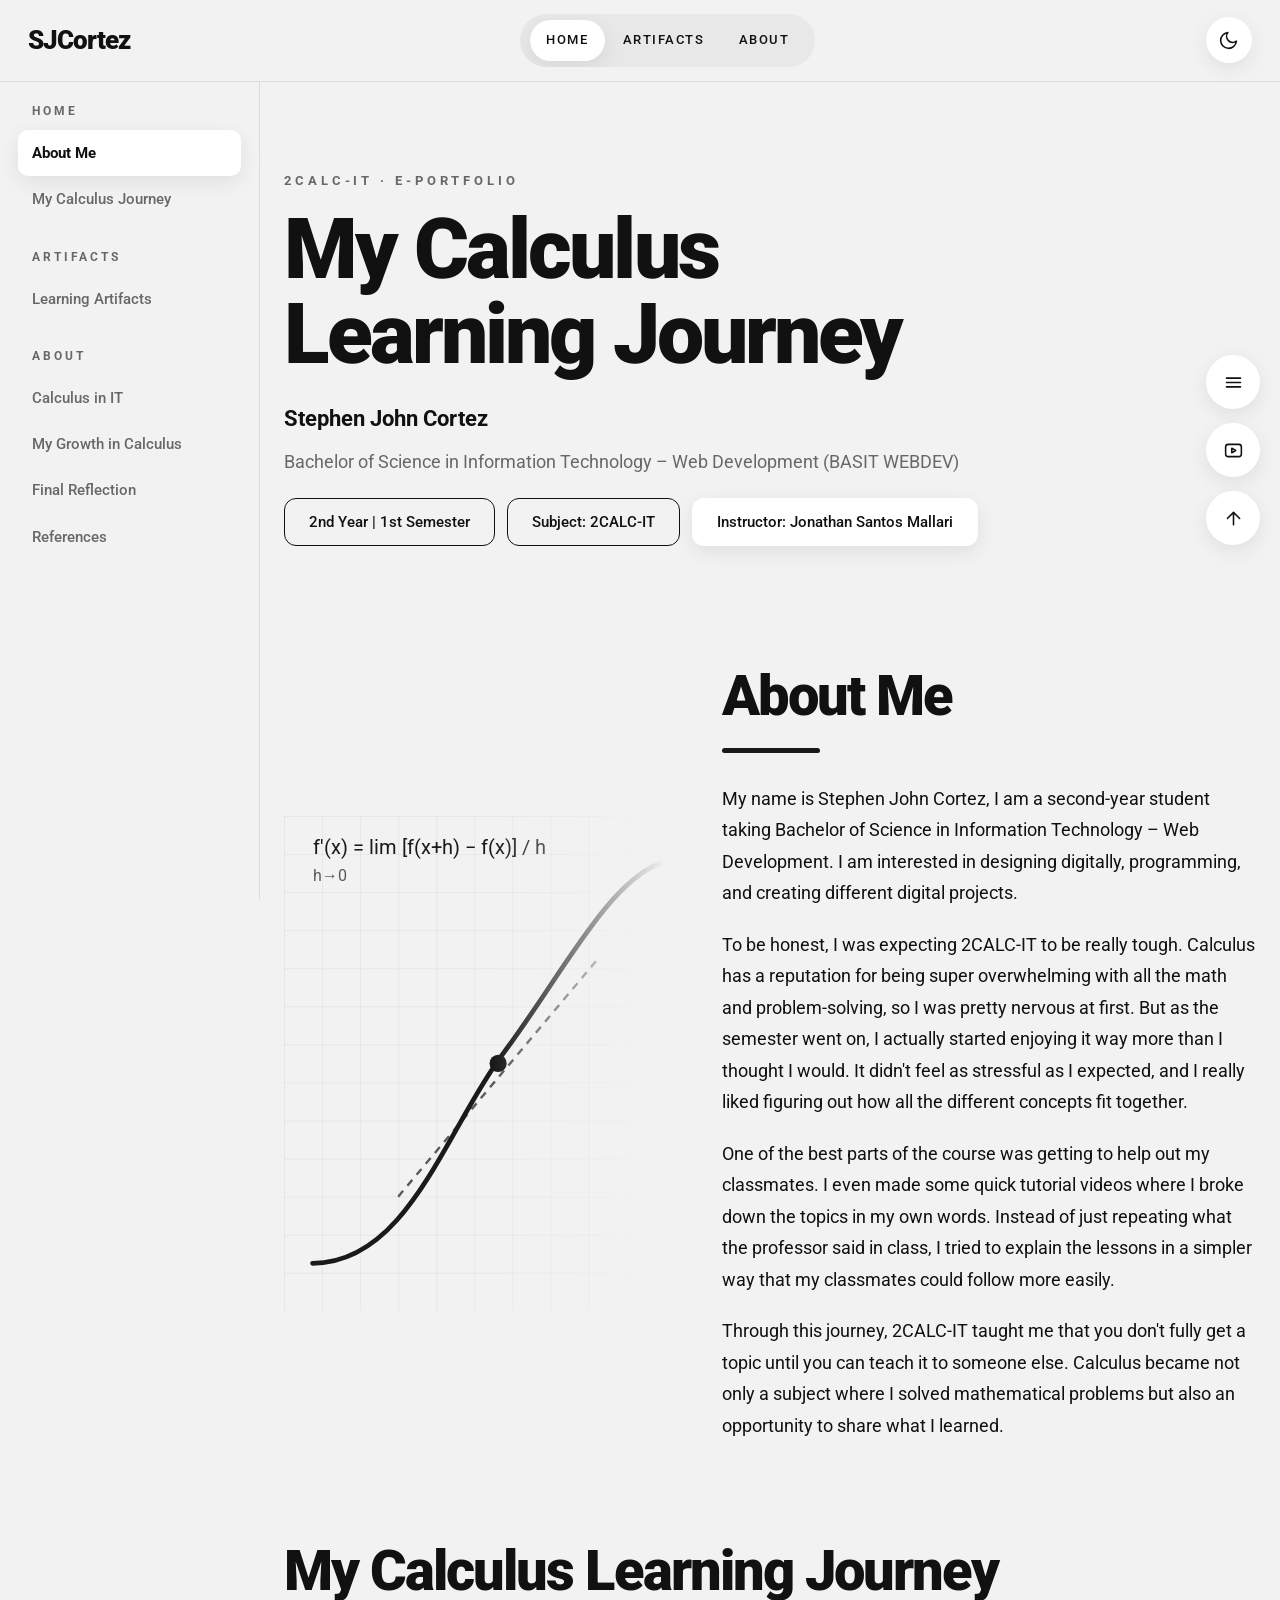
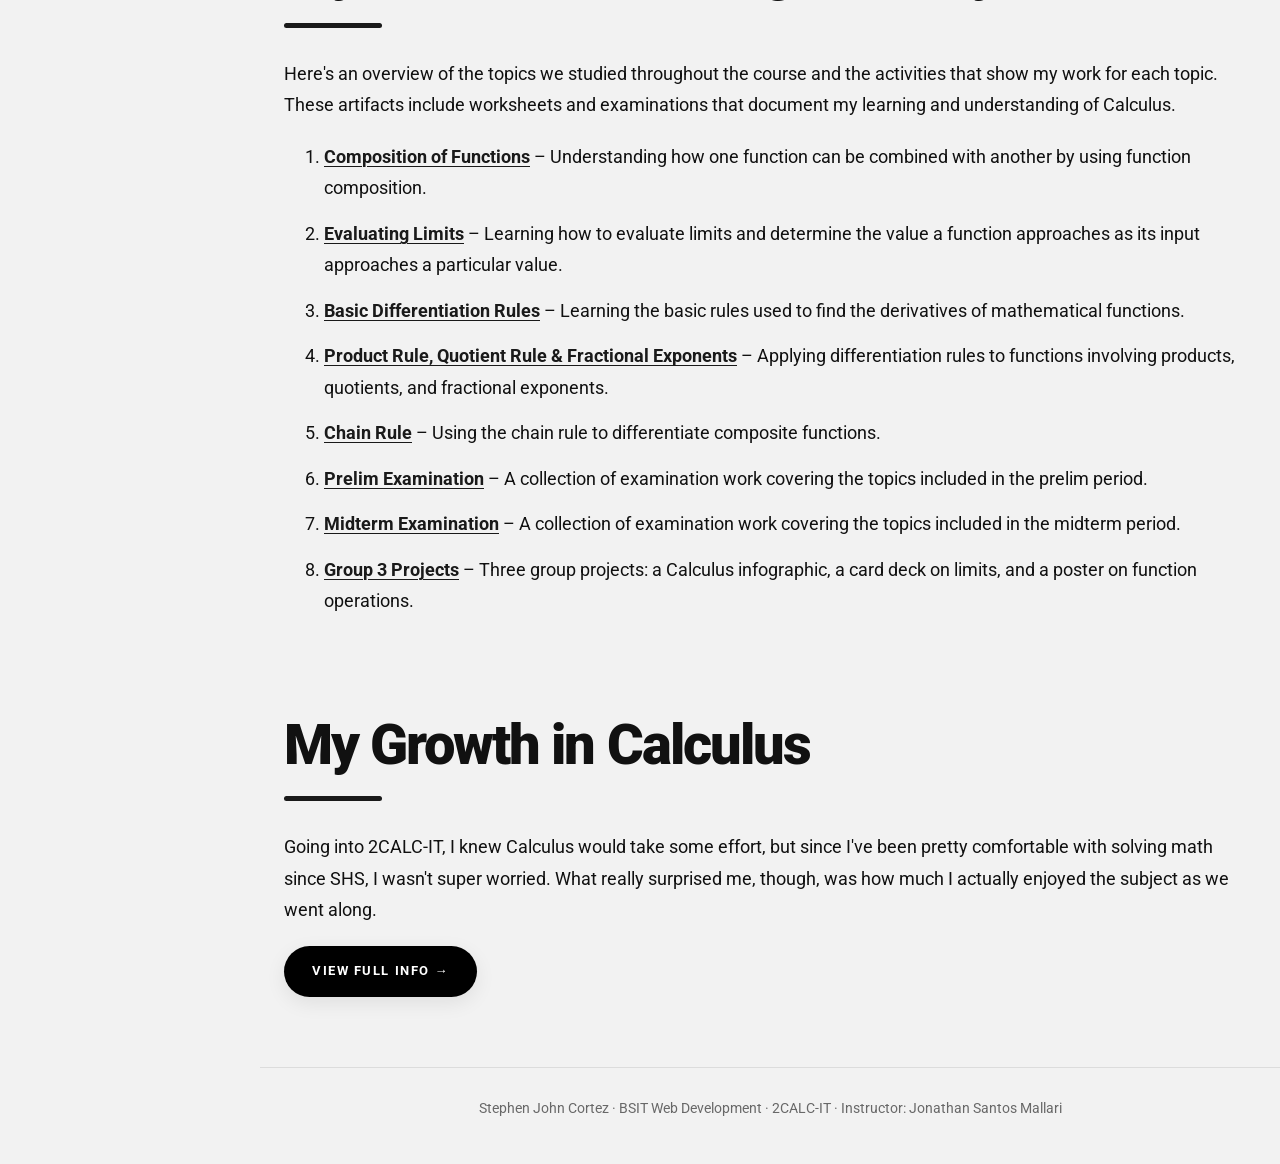
<file: index.html>
<!DOCTYPE html>
<html lang="en">
  <head>
    <meta charset="utf-8">
    <meta name="viewport" content="width=device-width, initial-scale=1, viewport-fit=cover">
    <title>Home | My Calculus Learning Journey – Stephen John Cortez</title>
    <link rel="preconnect" href="https://fonts.googleapis.com">
    <link
      href="https://fonts.googleapis.com/css2?family=Roboto:wght@400;500;700;900&amp;display=swap"
      rel="stylesheet"
    >
    <link rel="stylesheet" href="style.css">
    <script>
      try {
        var saved = localStorage.getItem("theme");
        if (saved) document.documentElement.setAttribute("data-theme", saved);
      } catch (e) {}
    </script>
  </head>
  <body>
    <!-- Top bar -->
    <div class="top">
      <a class="logo" href="index.html">SJCortez</a>
      <nav>
        <a href="index.html" class="on">Home</a>
        <a href="artifacts.html">Artifacts</a>
        <a href="about.html">About</a>
      </nav>
      <div class="acts">
        <button class="ic" id="th" aria-label="Toggle dark mode">
          <svg viewBox="0 0 24 24"><path d="M21 12.8A9 9 0 1 1 11.2 3a7 7 0 0 0 9.8 9.8z"/></svg>
        </button>
      </div>
    </div>

    <!-- Side menu -->
    <aside class="side" id="side">
      <div class="sg">Home</div>
      <a href="index.html#aboutme">About Me</a>
      <a href="index.html#journey">My Calculus Journey</a>
      <div class="sg">Artifacts</div>
      <a href="artifacts.html#artifacts">Learning Artifacts</a>
      <div class="sg">About</div>
      <a href="about.html#it">Calculus in IT</a>
      <a href="about.html#growth">My Growth in Calculus</a>
      <a href="about.html#final">Final Reflection</a>
      <a href="about.html#refs">References</a>
    </aside>
    <div id="scrim"></div>

    <!-- Page content -->
    <div class="wrap">
      <div class="view on" data-v="home">
        <!-- Hero -->
        <header class="hero" id="home">
          <div class="eyebrow">2CALC-IT · E-Portfolio</div>
          <h1>My Calculus<br>Learning Journey</h1>
          <p class="hero-name"><b>Stephen John Cortez</b></p>
          <p class="hero-program">
            Bachelor of Science in Information Technology – Web Development (BASIT WEBDEV)
          </p>
          <div class="chips">
            <span class="chip o">2nd Year | 1st Semester</span>
            <span class="chip o">Subject: 2CALC-IT</span>
            <span class="chip">Instructor: Jonathan Santos Mallari</span>
          </div>
        </header>
        <main>
          <!-- Section: About Me -->
          <section id="aboutme">
            <div class="split">
              <div class="vis">
                <svg viewBox="0 0 400 520" fill="none" stroke="currentColor" aria-hidden="true">
                  <defs>
                    <pattern id="g" width="40" height="40" patternUnits="userSpaceOnUse">
                      <path d="M40 0H0V40" stroke-width=".6" opacity=".18"/>
                    </pattern>
                  </defs>
                  <rect width="400" height="520" fill="url(#g)" stroke="none"/>
                  <path
                    d="M30 470C130 470 170 330 230 250S340 70 395 50"
                    stroke-width="5"
                    stroke-linecap="round"
                  />
                  <path
                    d="M120 400L330 150"
                    stroke-width="2.5"
                    stroke-dasharray="8 7"
                    opacity=".7"
                  />
                  <circle cx="225" cy="260" r="9" fill="currentColor" stroke="none"/>
                  <text
                    x="30"
                    y="40"
                    font-family="Roboto,Arial,sans-serif"
                    font-size="21"
                    fill="currentColor"
                    stroke="none"
                  >
                    f′(x) = lim [f(x+h) − f(x)] / h
                  </text>
                  <text
                    x="30"
                    y="68"
                    font-family="Roboto,Arial,sans-serif"
                    font-size="17"
                    fill="currentColor"
                    stroke="none"
                    opacity=".7"
                  >
                    h→0
                  </text>
                </svg>
              </div>
              <div>
                <h2>About Me</h2>
                <p>
                  My name is Stephen John Cortez, I am a second-year student taking Bachelor of
                  Science in Information Technology – Web Development. I am interested in designing
                  digitally, programming, and creating different digital projects.
                </p>
                <p>
                  To be honest, I was expecting 2CALC-IT to be really tough. Calculus has a
                  reputation for being super overwhelming with all the math and problem-solving, so
                  I was pretty nervous at first. But as the semester went on, I actually started
                  enjoying it way more than I thought I would. It didn't feel as stressful as I
                  expected, and I really liked figuring out how all the different concepts fit
                  together.
                </p>
                <p>
                  One of the best parts of the course was getting to help out my classmates. I even
                  made some quick tutorial videos where I broke down the topics in my own words.
                  Instead of just repeating what the professor said in class, I tried to explain the
                  lessons in a simpler way that my classmates could follow more easily.
                </p>
                <p>
                  Through this journey, 2CALC-IT taught me that you don't fully get a topic until
                  you can teach it to someone else. Calculus became not only a subject where I
                  solved mathematical problems but also an opportunity to share what I learned.
                </p>
              </div>
            </div>
          </section>

          <!-- Section: My Calculus Journey -->
          <section id="journey">
            <h2>My Calculus Learning Journey</h2>
            <p>
              Here's an overview of the topics we studied throughout the course and the activities
              that show my work for each topic. These artifacts include worksheets and examinations
              that document my learning and understanding of Calculus.
            </p>
            <ol>
              <li>
                <b><a href="artifacts.html#a-comp">Composition of Functions</a></b> – Understanding
                how one function can be combined with another by using function composition.
              </li>
              <li>
                <b><a href="artifacts.html#a-limits">Evaluating Limits</a></b> – Learning how to
                evaluate limits and determine the value a function approaches as its input
                approaches a particular value.
              </li>
              <li>
                <b><a href="artifacts.html#a-basic">Basic Differentiation Rules</a></b> – Learning
                the basic rules used to find the derivatives of mathematical functions.
              </li>
              <li>
                <b><a href="artifacts.html#a-prod">Product Rule, Quotient Rule &amp; Fractional
                Exponents</a></b> – Applying differentiation rules to functions involving products,
                quotients, and fractional exponents.
              </li>
              <li>
                <b><a href="artifacts.html#a-chain">Chain Rule</a></b> – Using the chain rule to
                differentiate composite functions.
              </li>
              <li>
                <b><a href="artifacts.html#a-prelim">Prelim Examination</a></b> – A collection of
                examination work covering the topics included in the prelim period.
              </li>
              <li>
                <b><a href="artifacts.html#a-mid">Midterm Examination</a></b> – A collection of
                examination work covering the topics included in the midterm period.
              </li>
              <li>
                <b><a href="artifacts.html#a-infographic">Group 3 Projects</a></b> – Three group
                projects: a Calculus infographic, a card deck on limits, and a poster on function
                operations.
              </li>
            </ol>
          </section>

          <!-- Section: Growth preview -->
          <section id="growth-short">
            <h2>My Growth in Calculus</h2>
            <p>
              Going into 2CALC-IT, I knew Calculus would take some effort, but since I've been
              pretty comfortable with solving math since SHS, I wasn't super worried. What really
              surprised me, though, was how much I actually enjoyed the subject as we went along.
            </p>
            <a class="btn" href="about.html#growth">View full info →</a>
          </section>
        </main>
      </div>

      <!-- Footer -->
      <footer>
        Stephen John Cortez · BSIT Web Development · 2CALC-IT · Instructor: Jonathan Santos Mallari
      </footer>
    </div>

    <!-- Floating buttons -->
    <div class="fab">
      <button class="ic" id="mb" aria-label="Toggle menu">
        <svg viewBox="0 0 24 24"><path d="M4 7h16M4 12h16M4 17h16"/></svg>
      </button>
      <a class="ic" href="about.html#growth" aria-label="Tutorial videos">
        <svg viewBox="0 0 24 24">
          <rect x="3" y="5" width="18" height="14" rx="3"/>
          <path d="M10 9.5v5l4.5-2.5z"/>
        </svg>
      </a>
      <a class="ic" href="#" data-top aria-label="Back to top">
        <svg viewBox="0 0 24 24"><path d="M12 19V5M5 12l7-7 7 7"/></svg>
      </a>
    </div>

    <!-- Image viewer -->
    <div id="lb">
      <img alt="">
    </div>
    <script src="script.js"></script>
  </body>
</html>
</file>
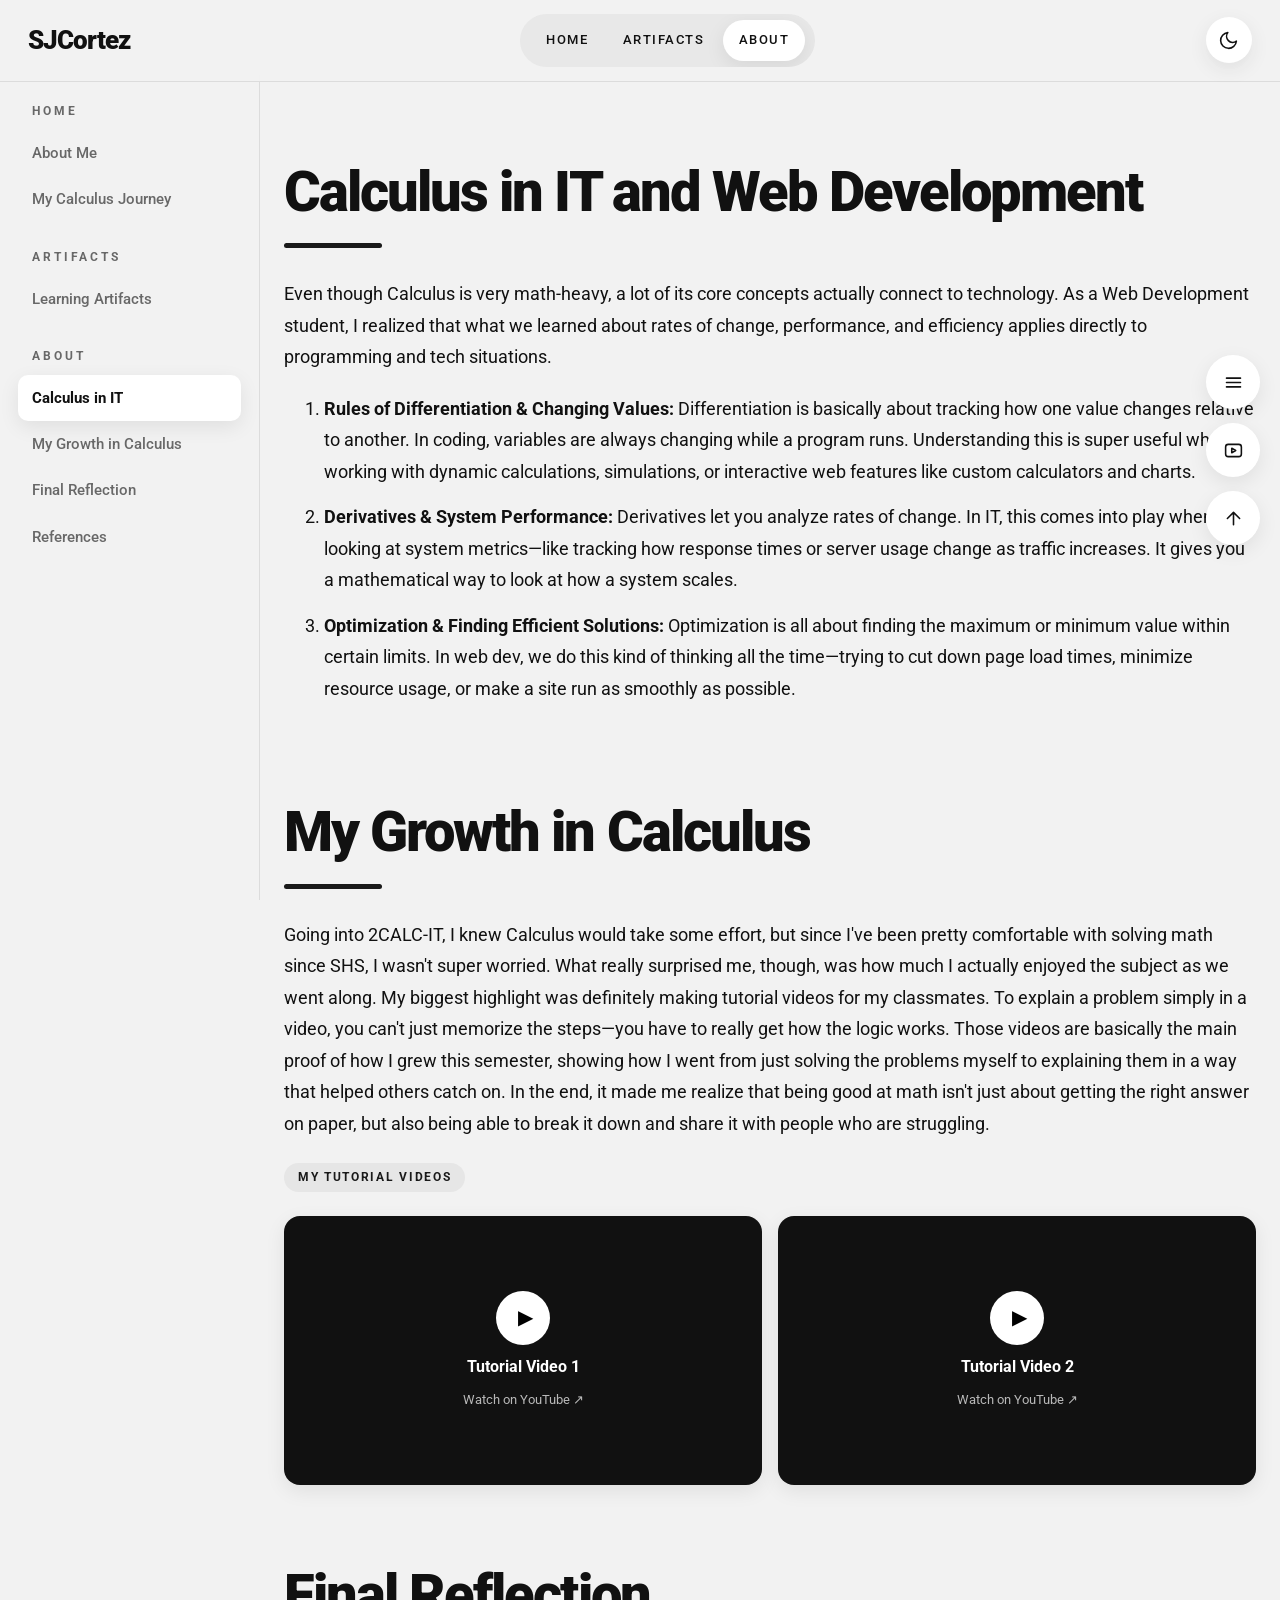
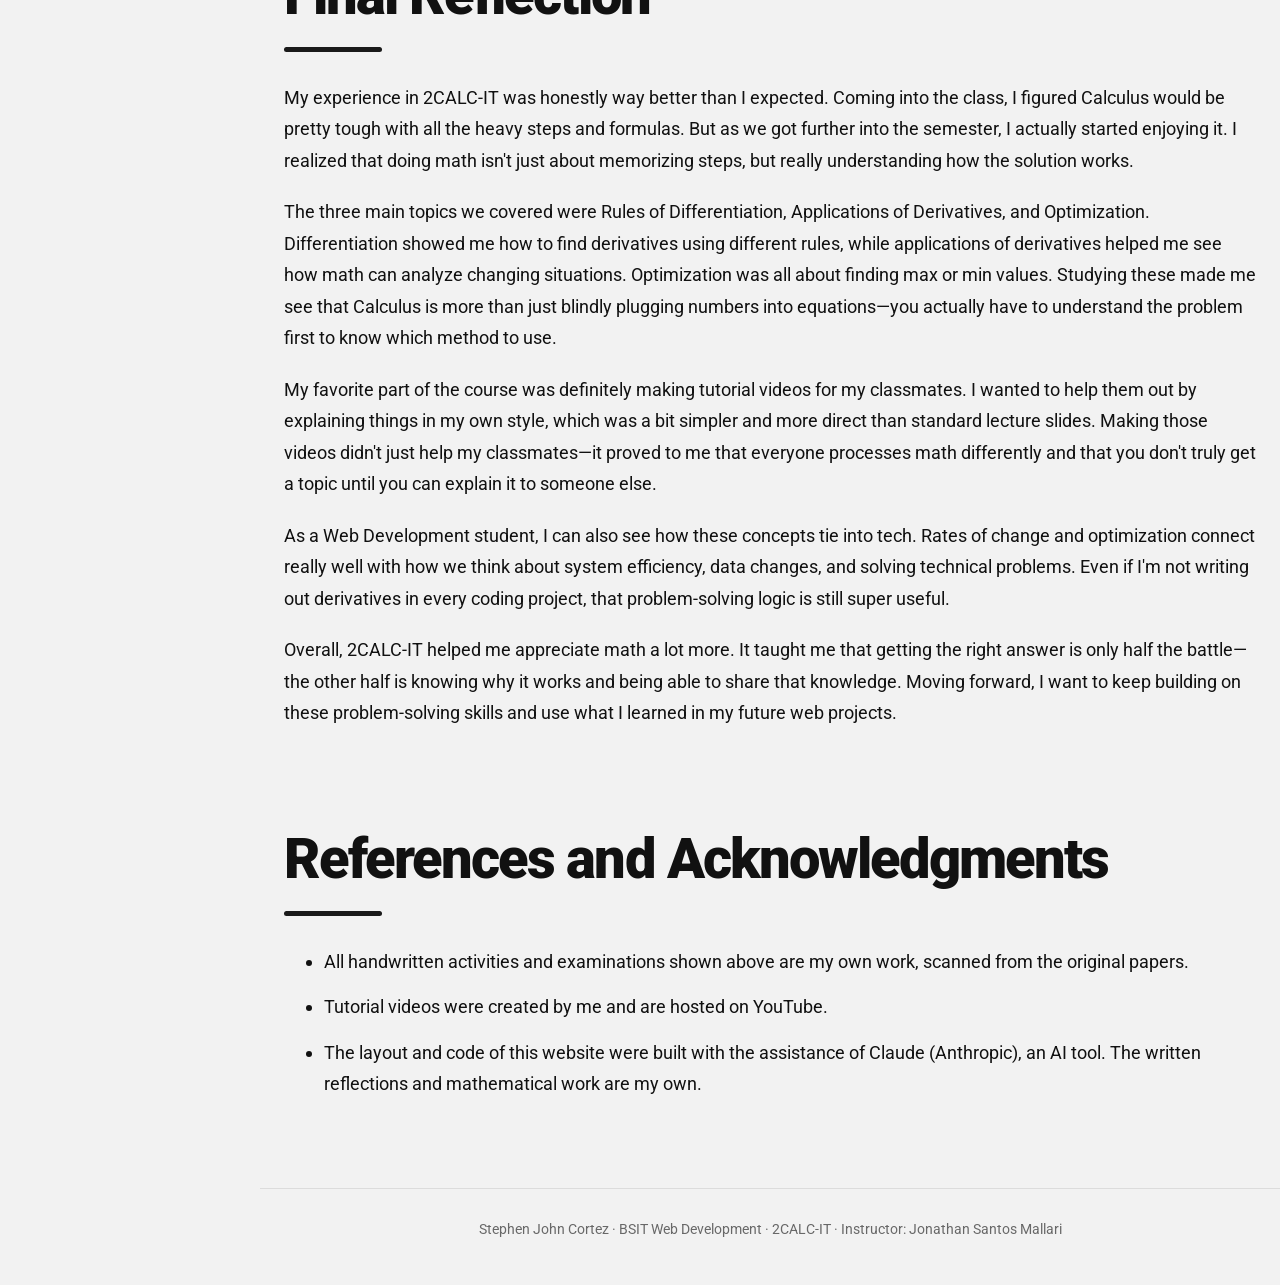
<file: about.html>
<!DOCTYPE html>
<html lang="en">
  <head>
    <meta charset="utf-8">
    <meta name="viewport" content="width=device-width, initial-scale=1, viewport-fit=cover">
    <title>About | My Calculus Learning Journey – Stephen John Cortez</title>
    <link rel="preconnect" href="https://fonts.googleapis.com">
    <link
      href="https://fonts.googleapis.com/css2?family=Roboto:wght@400;500;700;900&amp;display=swap"
      rel="stylesheet"
    >
    <link rel="stylesheet" href="style.css">
    <script>
      try {
        var saved = localStorage.getItem("theme");
        if (saved) document.documentElement.setAttribute("data-theme", saved);
      } catch (e) {}
    </script>
  </head>
  <body>
    <!-- Top bar -->
    <div class="top">
      <a class="logo" href="index.html">SJCortez</a>
      <nav>
        <a href="index.html">Home</a>
        <a href="artifacts.html">Artifacts</a>
        <a href="about.html" class="on">About</a>
      </nav>
      <div class="acts">
        <button class="ic" id="th" aria-label="Toggle dark mode">
          <svg viewBox="0 0 24 24"><path d="M21 12.8A9 9 0 1 1 11.2 3a7 7 0 0 0 9.8 9.8z"/></svg>
        </button>
      </div>
    </div>

    <!-- Side menu -->
    <aside class="side" id="side">
      <div class="sg">Home</div>
      <a href="index.html#aboutme">About Me</a>
      <a href="index.html#journey">My Calculus Journey</a>
      <div class="sg">Artifacts</div>
      <a href="artifacts.html#artifacts">Learning Artifacts</a>
      <div class="sg">About</div>
      <a href="about.html#it">Calculus in IT</a>
      <a href="about.html#growth">My Growth in Calculus</a>
      <a href="about.html#final">Final Reflection</a>
      <a href="about.html#refs">References</a>
    </aside>
    <div id="scrim"></div>

    <!-- Page content -->
    <div class="wrap">
      <div class="view on" data-v="about">
        <main>
          <!-- Section: Calculus in IT and Web Development -->
          <section id="it">
            <h2>Calculus in IT and Web Development</h2>
            <p>
              Even though Calculus is very math-heavy, a lot of its core concepts actually connect
              to technology. As a Web Development student, I realized that what we learned about
              rates of change, performance, and efficiency applies directly to programming and tech
              situations.
            </p>
            <ol>
              <li>
                <b>Rules of Differentiation &amp; Changing Values:</b> Differentiation is basically
                about tracking how one value changes relative to another. In coding, variables are
                always changing while a program runs. Understanding this is super useful when
                working with dynamic calculations, simulations, or interactive web features like
                custom calculators and charts.
              </li>
              <li>
                <b>Derivatives &amp; System Performance:</b> Derivatives let you analyze rates of
                change. In IT, this comes into play when looking at system metrics—like tracking how
                response times or server usage change as traffic increases. It gives you a
                mathematical way to look at how a system scales.
              </li>
              <li>
                <b>Optimization &amp; Finding Efficient Solutions:</b> Optimization is all about
                finding the maximum or minimum value within certain limits. In web dev, we do this
                kind of thinking all the time—trying to cut down page load times, minimize resource
                usage, or make a site run as smoothly as possible.
              </li>
            </ol>
          </section>

          <!-- Section: My Growth in Calculus -->
          <section id="growth">
            <h2>My Growth in Calculus</h2>
            <p>
              Going into 2CALC-IT, I knew Calculus would take some effort, but since I've been
              pretty comfortable with solving math since SHS, I wasn't super worried. What really
              surprised me, though, was how much I actually enjoyed the subject as we went along. My
              biggest highlight was definitely making tutorial videos for my classmates. To explain
              a problem simply in a video, you can't just memorize the steps—you have to really get
              how the logic works. Those videos are basically the main proof of how I grew this
              semester, showing how I went from just solving the problems myself to explaining them
              in a way that helped others catch on. In the end, it made me realize that being good
              at math isn't just about getting the right answer on paper, but also being able to
              break it down and share it with people who are struggling.
            </p>
            <span class="tag">My Tutorial Videos</span>

            <!-- Tutorial videos -->
            <div class="vgrid">
              <a
                class="vcard"
                href="https://youtu.be/7lRbef-jxBw?si=G71J28RbrxEuJKDY"
                target="_blank"
                rel="noopener"
              >
                <span class="pl">▶</span>
                <b>Tutorial Video 1</b>
                <small>Watch on YouTube ↗</small>
              </a>
              <a
                class="vcard"
                href="https://youtu.be/C-ifSnWPAxQ?si=EZiS-LMdHSA02b2o"
                target="_blank"
                rel="noopener"
              >
                <span class="pl">▶</span>
                <b>Tutorial Video 2</b>
                <small>Watch on YouTube ↗</small>
              </a>
            </div>
          </section>

          <!-- Section: Final Reflection -->
          <section id="final">
            <h2>Final Reflection</h2>
            <p>
              My experience in 2CALC-IT was honestly way better than I expected. Coming into the
              class, I figured Calculus would be pretty tough with all the heavy steps and formulas.
              But as we got further into the semester, I actually started enjoying it. I realized
              that doing math isn't just about memorizing steps, but really understanding how the
              solution works.
            </p>
            <p>
              The three main topics we covered were Rules of Differentiation, Applications of
              Derivatives, and Optimization. Differentiation showed me how to find derivatives using
              different rules, while applications of derivatives helped me see how math can analyze
              changing situations. Optimization was all about finding max or min values. Studying
              these made me see that Calculus is more than just blindly plugging numbers into
              equations—you actually have to understand the problem first to know which method to
              use.
            </p>
            <p>
              My favorite part of the course was definitely making tutorial videos for my
              classmates. I wanted to help them out by explaining things in my own style, which was
              a bit simpler and more direct than standard lecture slides. Making those videos didn't
              just help my classmates—it proved to me that everyone processes math differently and
              that you don't truly get a topic until you can explain it to someone else.
            </p>
            <p>
              As a Web Development student, I can also see how these concepts tie into tech. Rates
              of change and optimization connect really well with how we think about system
              efficiency, data changes, and solving technical problems. Even if I'm not writing out
              derivatives in every coding project, that problem-solving logic is still super useful.
            </p>
            <p>
              Overall, 2CALC-IT helped me appreciate math a lot more. It taught me that getting the
              right answer is only half the battle—the other half is knowing why it works and being
              able to share that knowledge. Moving forward, I want to keep building on these
              problem-solving skills and use what I learned in my future web projects.
            </p>
          </section>

          <!-- Section: References -->
          <section id="refs">
            <h2>References and Acknowledgments</h2>
            <ul>
              <li>
                All handwritten activities and examinations shown above are my own work, scanned
                from the original papers.
              </li>
              <li>Tutorial videos were created by me and are hosted on YouTube.</li>
              <li>
                The layout and code of this website were built with the assistance of Claude
                (Anthropic), an AI tool. The written reflections and mathematical work are my own.
              </li>
            </ul>
          </section>
        </main>
      </div>

      <!-- Footer -->
      <footer>
        Stephen John Cortez · BSIT Web Development · 2CALC-IT · Instructor: Jonathan Santos Mallari
      </footer>
    </div>

    <!-- Floating buttons -->
    <div class="fab">
      <button class="ic" id="mb" aria-label="Toggle menu">
        <svg viewBox="0 0 24 24"><path d="M4 7h16M4 12h16M4 17h16"/></svg>
      </button>
      <a class="ic" href="about.html#growth" aria-label="Tutorial videos">
        <svg viewBox="0 0 24 24">
          <rect x="3" y="5" width="18" height="14" rx="3"/>
          <path d="M10 9.5v5l4.5-2.5z"/>
        </svg>
      </a>
      <a class="ic" href="#" data-top aria-label="Back to top">
        <svg viewBox="0 0 24 24"><path d="M12 19V5M5 12l7-7 7 7"/></svg>
      </a>
    </div>

    <!-- Image viewer -->
    <div id="lb">
      <img alt="">
    </div>
    <script src="script.js"></script>
  </body>
</html>
</file>
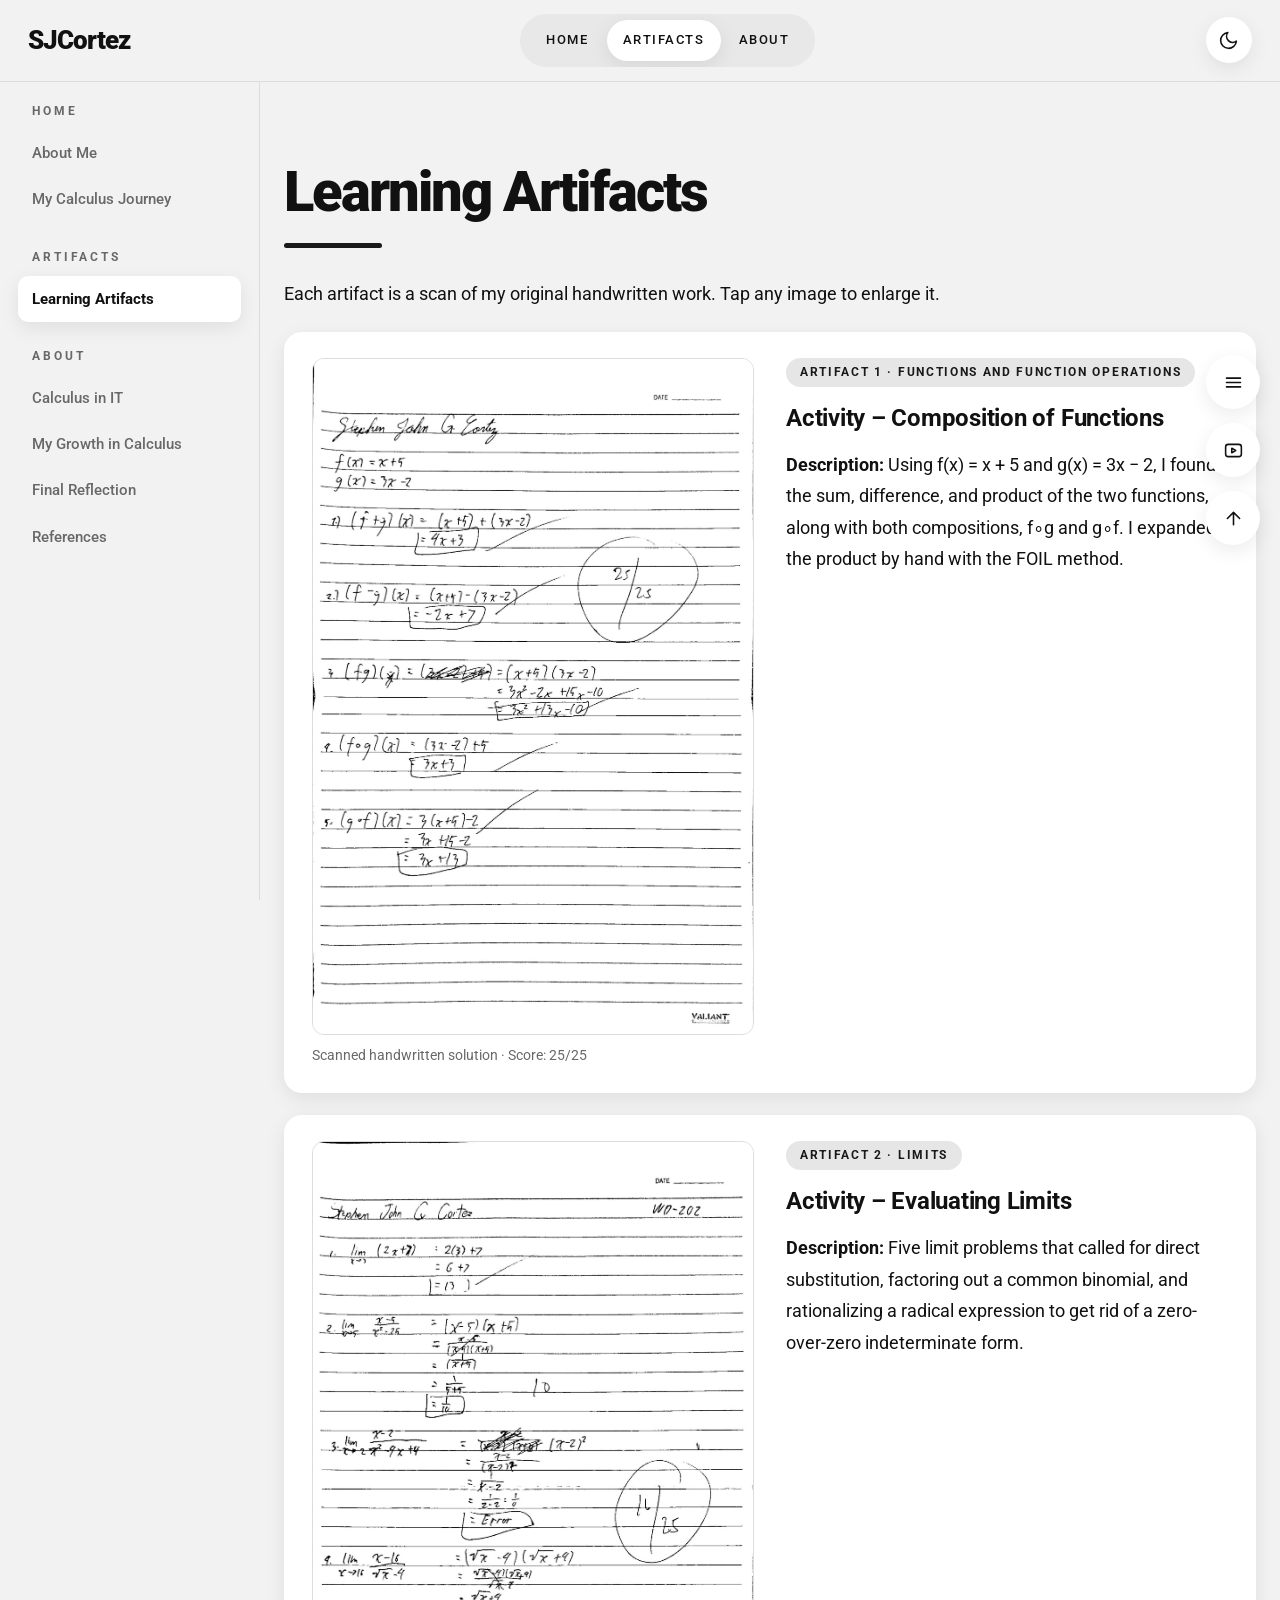
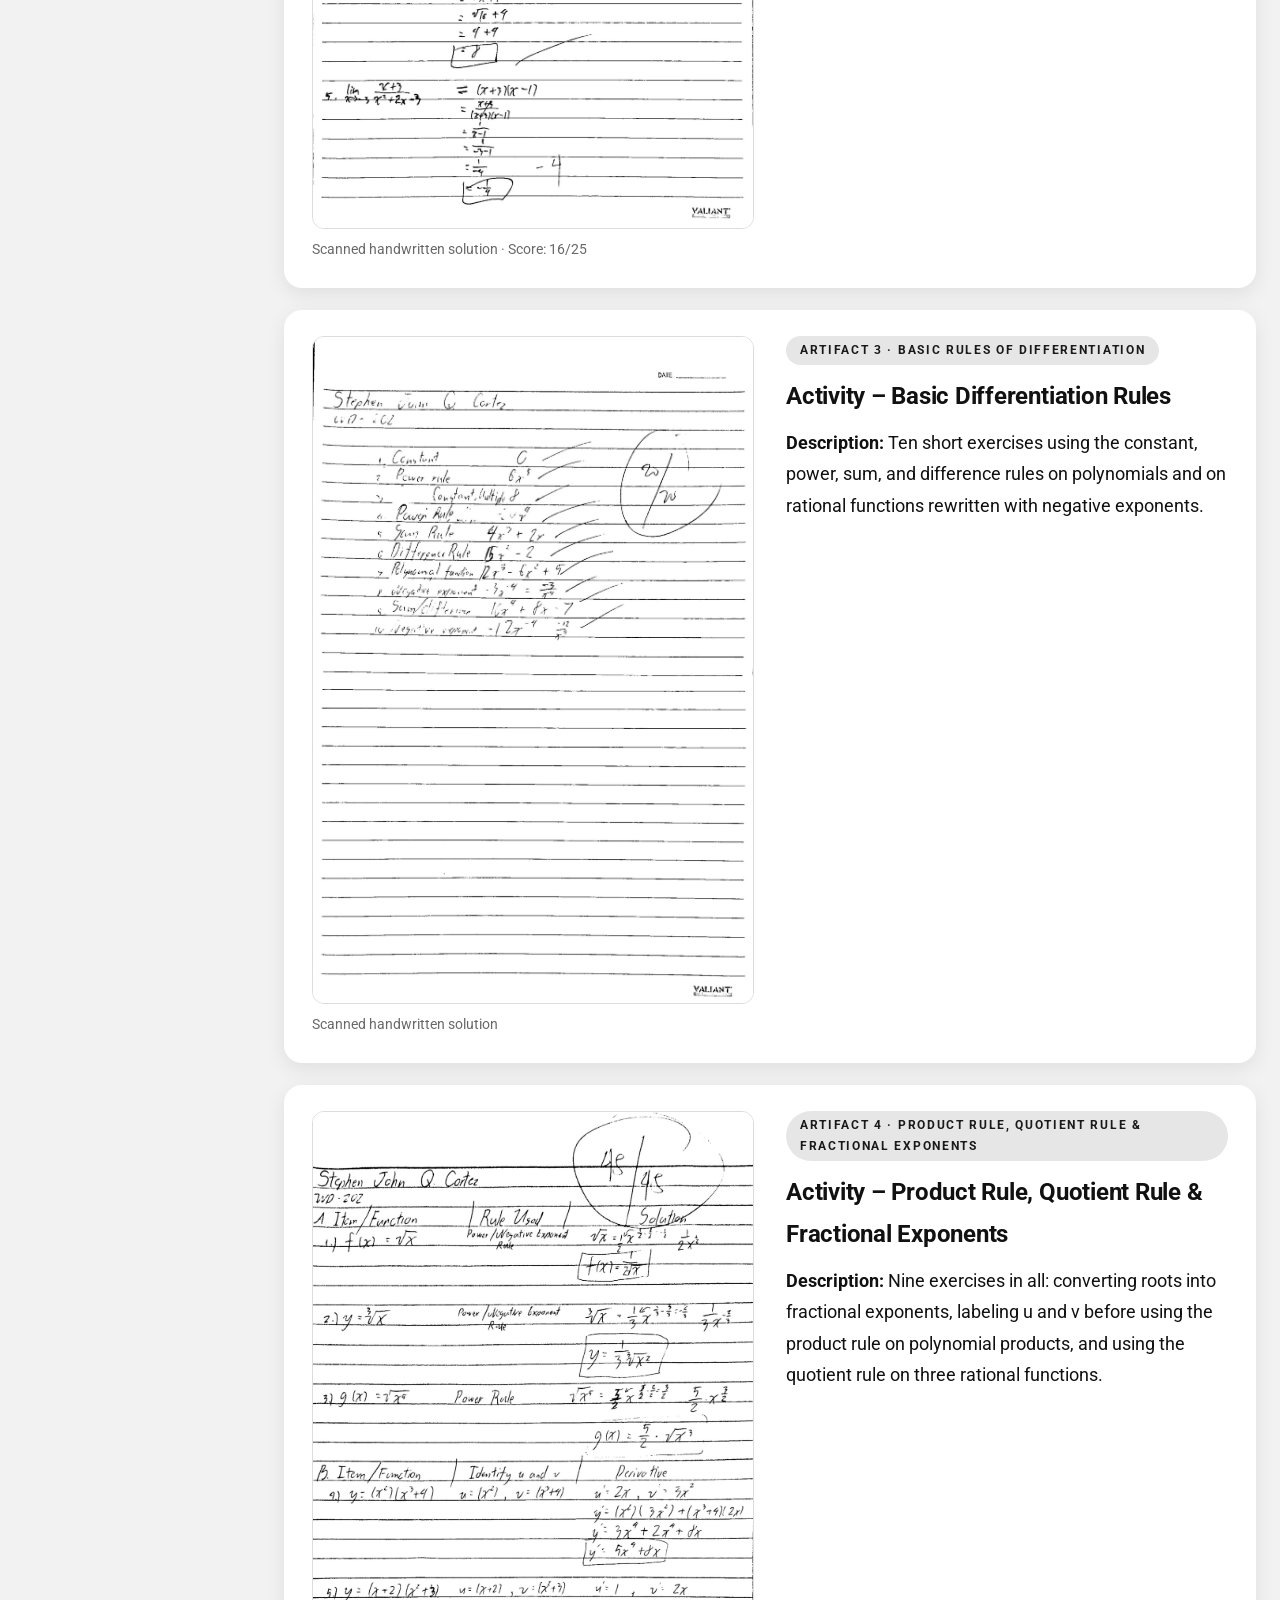
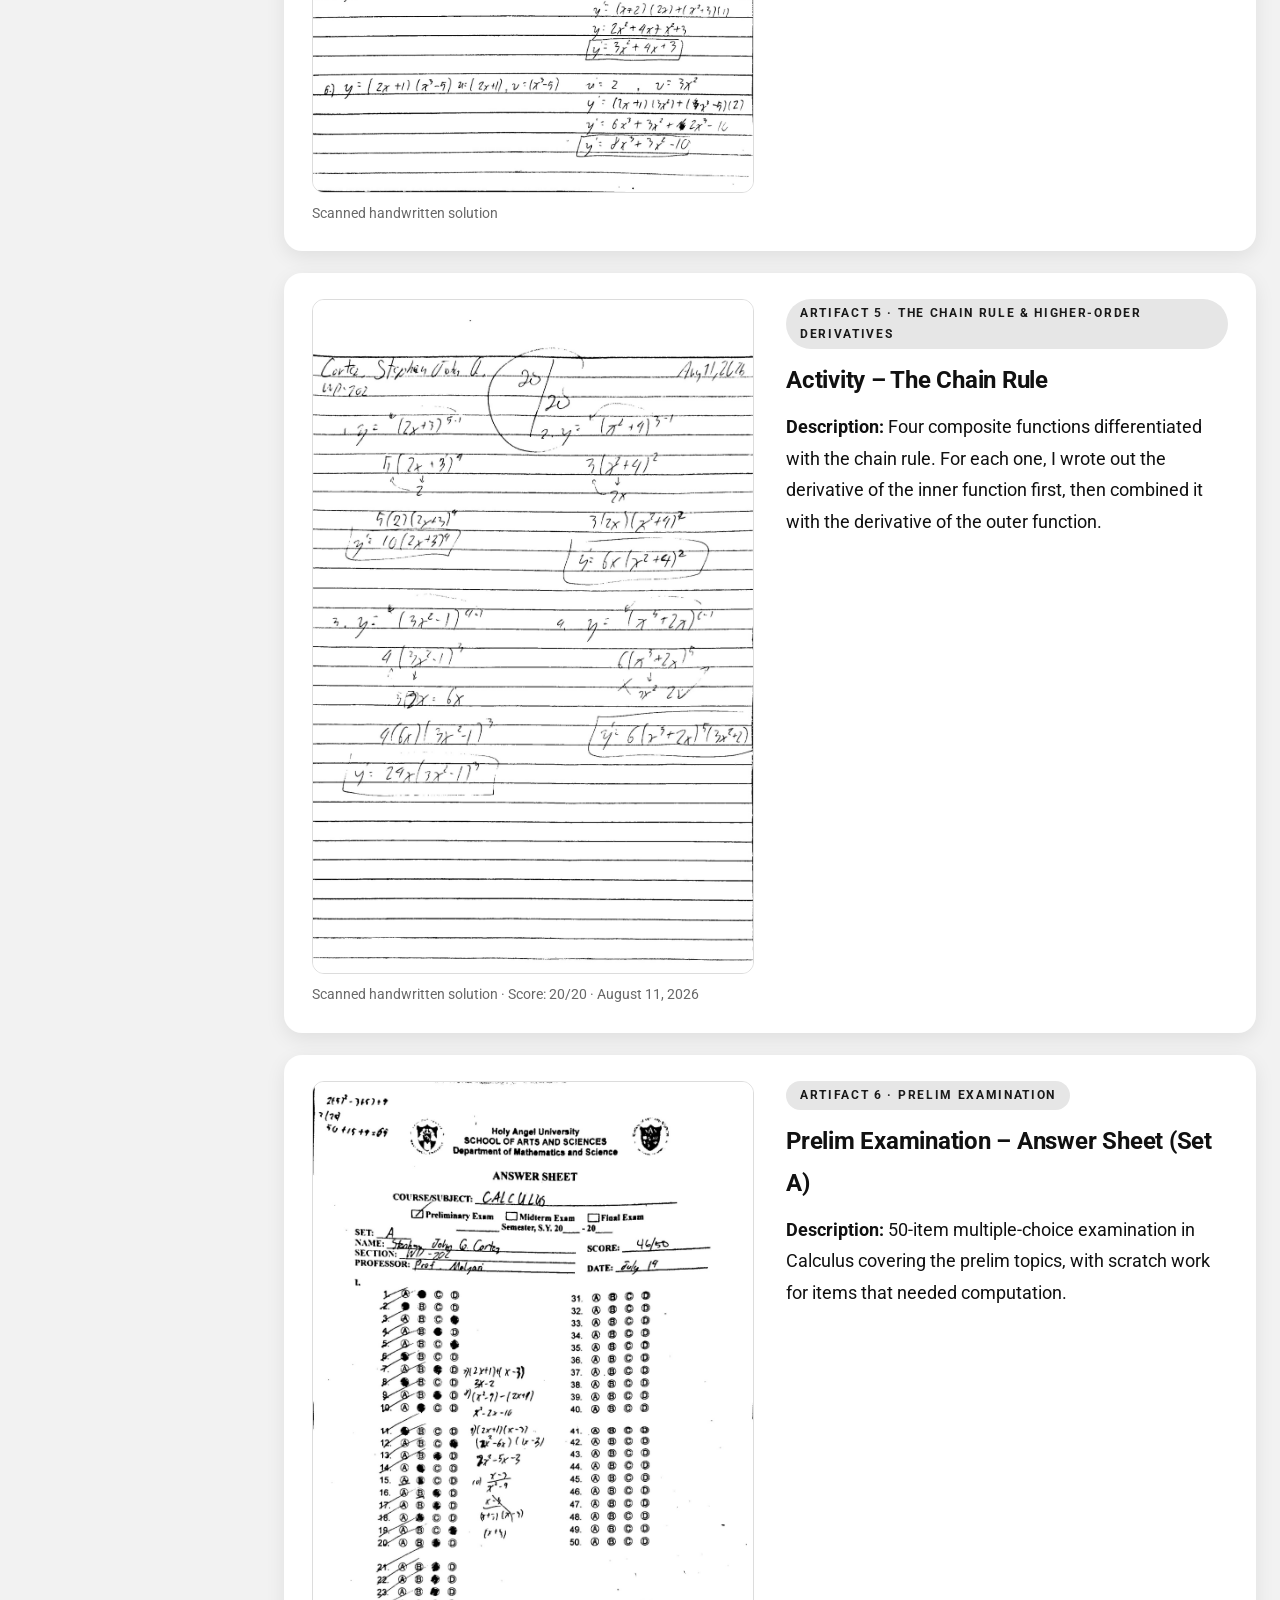
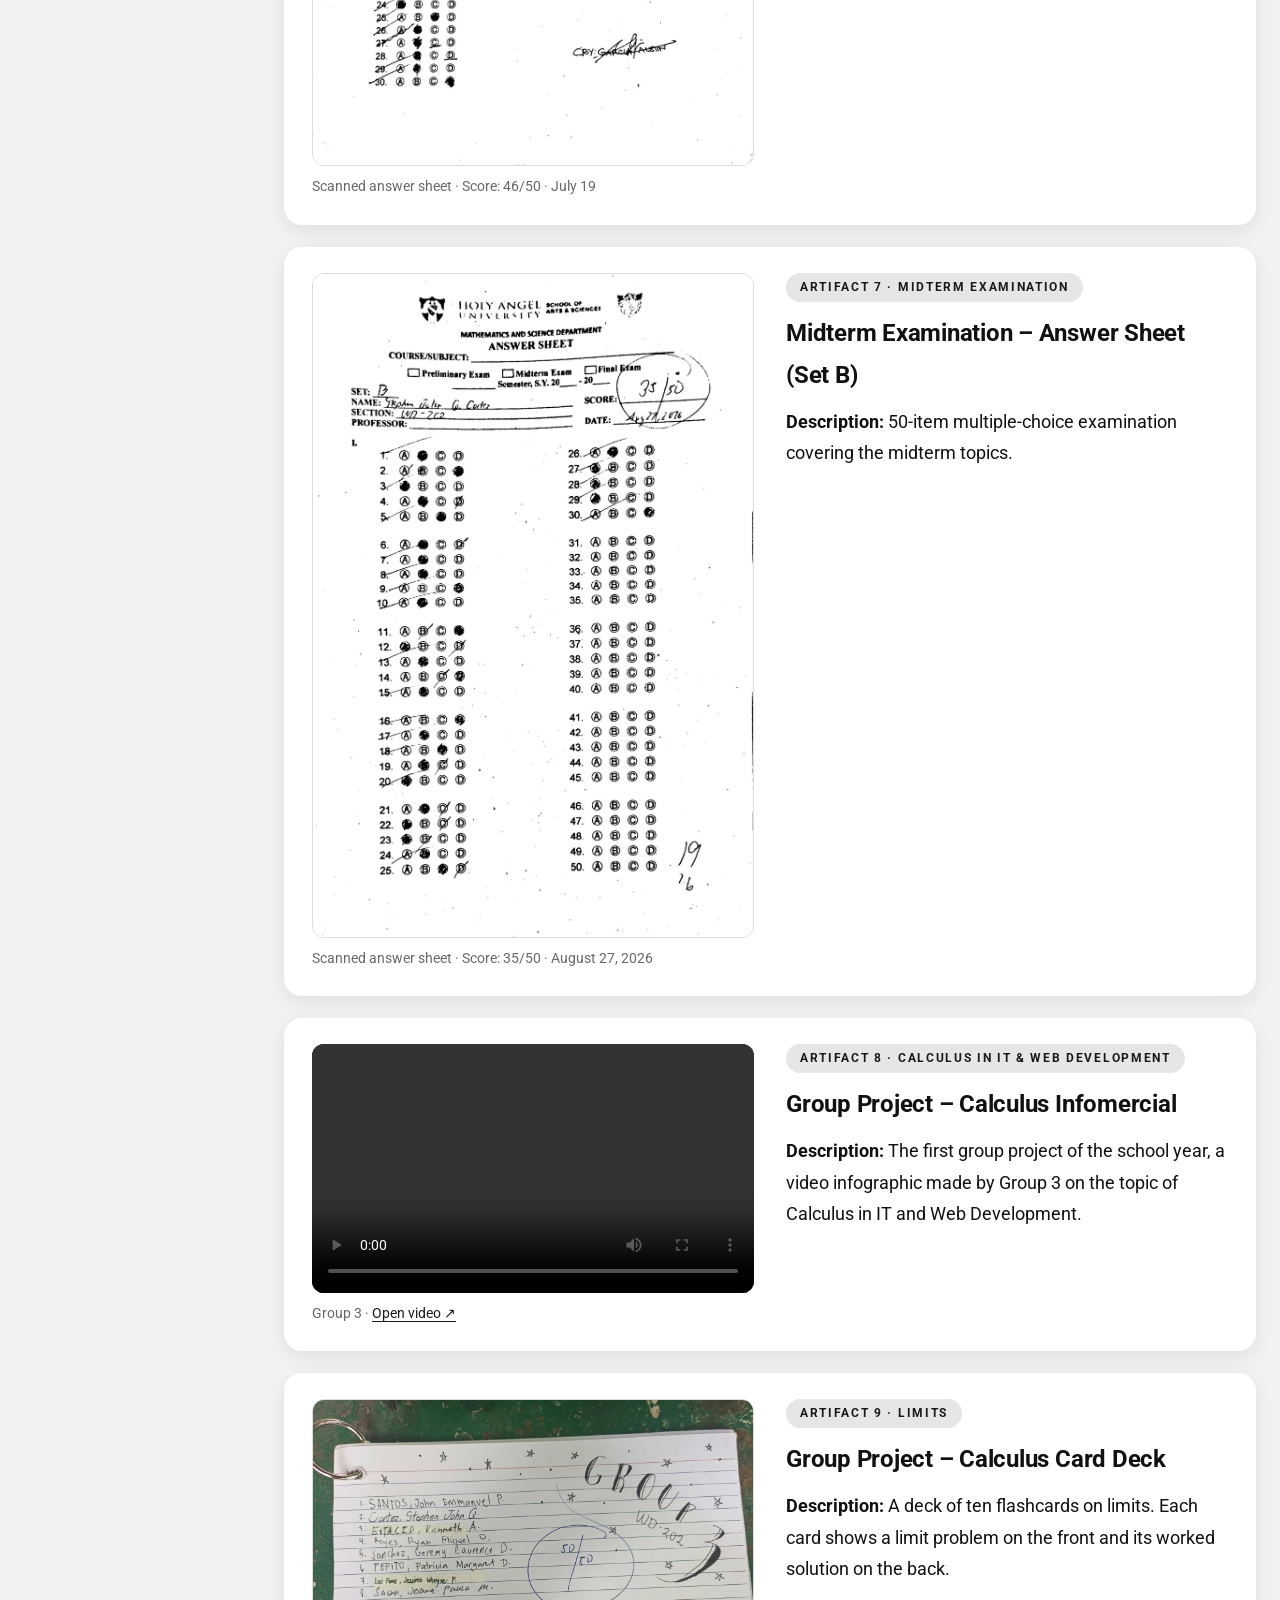
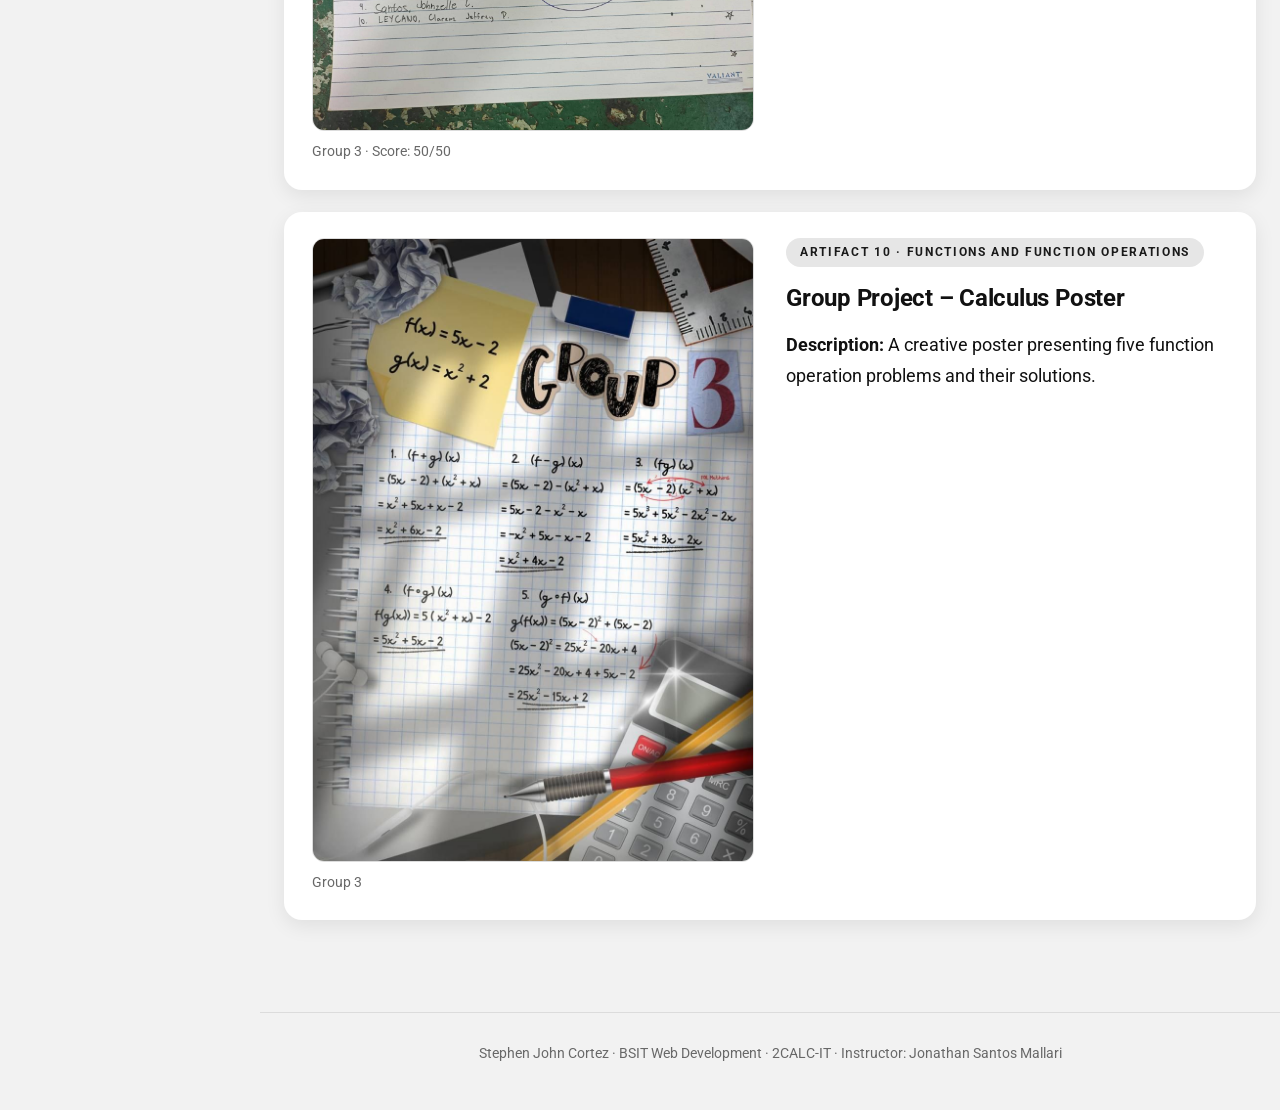
<file: artifacts.html>
<!DOCTYPE html>
<html lang="en">
  <head>
    <meta charset="utf-8">
    <meta name="viewport" content="width=device-width, initial-scale=1, viewport-fit=cover">
    <title>Artifacts | My Calculus Learning Journey – Stephen John Cortez</title>
    <link rel="preconnect" href="https://fonts.googleapis.com">
    <link
      href="https://fonts.googleapis.com/css2?family=Roboto:wght@400;500;700;900&amp;display=swap"
      rel="stylesheet"
    >
    <link rel="stylesheet" href="style.css">
    <script>
      try {
        var saved = localStorage.getItem("theme");
        if (saved) document.documentElement.setAttribute("data-theme", saved);
      } catch (e) {}
    </script>
  </head>
  <body>
    <!-- Top bar -->
    <div class="top">
      <a class="logo" href="index.html">SJCortez</a>
      <nav>
        <a href="index.html">Home</a>
        <a href="artifacts.html" class="on">Artifacts</a>
        <a href="about.html">About</a>
      </nav>
      <div class="acts">
        <button class="ic" id="th" aria-label="Toggle dark mode">
          <svg viewBox="0 0 24 24"><path d="M21 12.8A9 9 0 1 1 11.2 3a7 7 0 0 0 9.8 9.8z"/></svg>
        </button>
      </div>
    </div>

    <!-- Side menu -->
    <aside class="side" id="side">
      <div class="sg">Home</div>
      <a href="index.html#aboutme">About Me</a>
      <a href="index.html#journey">My Calculus Journey</a>
      <div class="sg">Artifacts</div>
      <a href="artifacts.html#artifacts">Learning Artifacts</a>
      <div class="sg">About</div>
      <a href="about.html#it">Calculus in IT</a>
      <a href="about.html#growth">My Growth in Calculus</a>
      <a href="about.html#final">Final Reflection</a>
      <a href="about.html#refs">References</a>
    </aside>
    <div id="scrim"></div>

    <!-- Page content -->
    <div class="wrap">
      <div class="view on" data-v="artifacts">
        <main>
          <!-- Section: Learning Artifacts -->
          <section id="artifacts">
            <h2>Learning Artifacts</h2>
            <p>
              Each artifact is a scan of my original handwritten work. Tap any image to enlarge it.
            </p>

            <!-- Artifact 1: Activity – Composition of Functions -->
            <div class="card art" id="a-comp">
              <span class="tag">Artifact 1 · Functions and Function Operations</span>
              <h3>Activity – Composition of Functions</h3>
              <p>
                <b>Description:</b> Using f(x) = x + 5 and g(x) = 3x − 2, I found the sum,
                difference, and product of the two functions, along with both compositions, f∘g and
                g∘f. I expanded the product by hand with the FOIL method.
              </p>
              <figure>
                <img
                  src="img/artifact-1-composition-of-functions.jpg"
                  alt="Handwritten solutions for function operations and composition"
                  loading="lazy"
                >
                <figcaption>Scanned handwritten solution · Score: 25/25</figcaption>
              </figure>
            </div>

            <!-- Artifact 2: Activity – Evaluating Limits -->
            <div class="card art" id="a-limits">
              <span class="tag">Artifact 2 · Limits</span>
              <h3>Activity – Evaluating Limits</h3>
              <p>
                <b>Description:</b> Five limit problems that called for direct substitution,
                factoring out a common binomial, and rationalizing a radical expression to get rid
                of a zero-over-zero indeterminate form.
              </p>
              <figure>
                <img
                  src="img/artifact-2-evaluating-limits.jpg"
                  alt="Handwritten solutions to five limit problems"
                  loading="lazy"
                >
                <figcaption>Scanned handwritten solution · Score: 16/25</figcaption>
              </figure>
            </div>

            <!-- Artifact 3: Activity – Basic Differentiation Rules -->
            <div class="card art" id="a-basic">
              <span class="tag">Artifact 3 · Basic Rules of Differentiation</span>
              <h3>Activity – Basic Differentiation Rules</h3>
              <p>
                <b>Description:</b> Ten short exercises using the constant, power, sum, and
                difference rules on polynomials and on rational functions rewritten with negative
                exponents.
              </p>
              <figure>
                <img
                  src="img/artifact-3-basic-differentiation-rules.jpg"
                  alt="Handwritten list of basic differentiation rules with derivatives"
                  loading="lazy"
                >
                <figcaption>Scanned handwritten solution</figcaption>
              </figure>
            </div>

            <!-- Artifact 4: Activity – Product Rule, Quotient Rule &amp; Fractional Exponents -->
            <div class="card art" id="a-prod">
              <span class="tag">Artifact 4 · Product Rule, Quotient Rule &amp; Fractional Exponents</span>
              <h3>Activity – Product Rule, Quotient Rule &amp; Fractional Exponents</h3>
              <p>
                <b>Description:</b> Nine exercises in all: converting roots into fractional
                exponents, labeling u and v before using the product rule on polynomial products,
                and using the quotient rule on three rational functions.
              </p>
              <figure>
                <img
                  src="img/artifact-4-product-quotient-rule.jpg"
                  alt="Handwritten solutions using fractional exponents and the product rule"
                  loading="lazy"
                >
                <figcaption>Scanned handwritten solution</figcaption>
              </figure>
            </div>

            <!-- Artifact 5: Activity – The Chain Rule -->
            <div class="card art" id="a-chain">
              <span class="tag">Artifact 5 · The Chain Rule &amp; Higher-Order Derivatives</span>
              <h3>Activity – The Chain Rule</h3>
              <p>
                <b>Description:</b> Four composite functions differentiated with the chain rule. For
                each one, I wrote out the derivative of the inner function first, then combined it
                with the derivative of the outer function.
              </p>
              <figure>
                <img
                  src="img/artifact-5-chain-rule.jpg"
                  alt="Handwritten chain rule solutions"
                  loading="lazy"
                >
                <figcaption>
                  Scanned handwritten solution · Score: 20/20 · August 11, 2026
                </figcaption>
              </figure>
            </div>

            <!-- Artifact 6: Prelim Examination – Answer Sheet (Set A) -->
            <div class="card art" id="a-prelim">
              <span class="tag">Artifact 6 · Prelim Examination</span>
              <h3>Prelim Examination – Answer Sheet (Set A)</h3>
              <p>
                <b>Description:</b> 50-item multiple-choice examination in Calculus covering the
                prelim topics, with scratch work for items that needed computation.
              </p>
              <figure>
                <img
                  src="img/artifact-6-prelim-exam.jpg"
                  alt="Prelim examination answer sheet"
                  loading="lazy"
                >
                <figcaption>Scanned answer sheet · Score: 46/50 · July 19</figcaption>
              </figure>
            </div>

            <!-- Artifact 7: Midterm Examination – Answer Sheet (Set B) -->
            <div class="card art" id="a-mid">
              <span class="tag">Artifact 7 · Midterm Examination</span>
              <h3>Midterm Examination – Answer Sheet (Set B)</h3>
              <p>
                <b>Description:</b> 50-item multiple-choice examination covering the midterm topics.
              </p>
              <figure>
                <img
                  src="img/artifact-7-midterm-exam.jpg"
                  alt="Midterm examination answer sheet"
                  loading="lazy"
                >
                <figcaption>Scanned answer sheet · Score: 35/50 · August 27, 2026</figcaption>
              </figure>
            </div>

            <!-- Artifact 8: Group Project – Calculus Infographic -->
            <div class="card art" id="a-infographic">
              <span class="tag">Artifact 8 · Calculus in IT &amp; Web Development</span>
              <h3>Group Project – Calculus Infomercial</h3>
              <p>
                <b>Description:</b> The first group project of the school year, a video infographic
                made by Group 3 on the topic of Calculus in IT and Web Development.
              </p>
              <figure>
                <video
                  controls
                  preload="metadata"
                  playsinline
                  src="https://project-calc-it.vercel.app/video/calculusInfographic.mp4"
                ></video>
                <figcaption>
                  Group 3 ·
                  <a href="https://project-calc-it.vercel.app/video/calculusInfographic.mp4" target="_blank" rel="noopener">Open
                  video ↗</a>
                </figcaption>
              </figure>
            </div>

            <!-- Artifact 9: Group Project – Calculus Card Deck -->
            <div class="card art" id="a-deck">
              <span class="tag">Artifact 9 · Limits</span>
              <h3>Group Project – Calculus Card Deck</h3>
              <p>
                <b>Description:</b> A deck of ten flashcards on limits. Each card shows a limit
                problem on the front and its worked solution on the back.
              </p>
              <figure>
                <img
                  src="img/artifact-9-card-deck.jpg"
                  alt="Group 3 card deck with member list and a score of 50 out of 50"
                  loading="lazy"
                >
                <figcaption>Group 3 · Score: 50/50</figcaption>
              </figure>
            </div>

            <!-- Artifact 10: Group Project – Calculus Poster -->
            <div class="card art" id="a-poster">
              <span class="tag">Artifact 10 · Functions and Function Operations</span>
              <h3>Group Project – Calculus Poster</h3>
              <p>
                <b>Description:</b> A creative poster presenting five function operation problems
                and their solutions.
              </p>
              <figure>
                <img
                  src="img/artifact-10-poster.jpg"
                  alt="Group 3 poster showing five function operation problems"
                  loading="lazy"
                >
                <figcaption>Group 3</figcaption>
              </figure>
            </div>
          </section>
        </main>
      </div>

      <!-- Footer -->
      <footer>
        Stephen John Cortez · BSIT Web Development · 2CALC-IT · Instructor: Jonathan Santos Mallari
      </footer>
    </div>

    <!-- Floating buttons -->
    <div class="fab">
      <button class="ic" id="mb" aria-label="Toggle menu">
        <svg viewBox="0 0 24 24"><path d="M4 7h16M4 12h16M4 17h16"/></svg>
      </button>
      <a class="ic" href="about.html#growth" aria-label="Tutorial videos">
        <svg viewBox="0 0 24 24">
          <rect x="3" y="5" width="18" height="14" rx="3"/>
          <path d="M10 9.5v5l4.5-2.5z"/>
        </svg>
      </a>
      <a class="ic" href="#" data-top aria-label="Back to top">
        <svg viewBox="0 0 24 24"><path d="M12 19V5M5 12l7-7 7 7"/></svg>
      </a>
    </div>

    <!-- Image viewer -->
    <div id="lb">
      <img alt="">
    </div>
    <script src="script.js"></script>
  </body>
</html>
</file>
<file: style.css>
/* 2CALC-IT E-Portfolio – Stephen John Cortez */

/* Theme colors (light, then dark) */
:root {
  box-sizing: border-box;
  padding-top: env(safe-area-inset-top, 0px);
  padding-bottom: env(safe-area-inset-bottom, 0px);
  --bg: #f2f2f2;
  --card: #fff;
  --ink: #111;
  --mut: #686868;
  --acc: #1a1a1a;
  --acc2: #e6e6e6;
  --line: #dcdcdc;
  --pill: #e8e8e8;
  --btn: #000;
  --btnink: #fff;
  --sh: 0 6px 20px rgba(0, 0, 0, 0.08);
}

@media (prefers-color-scheme: dark) {
  :root:not([data-theme="light"]) {
    --bg: #0e0e0e;
    --card: #181818;
    --ink: #f2f2f2;
    --mut: #9a9a9a;
    --acc: #e5e5e5;
    --acc2: #262626;
    --line: #2c2c2c;
    --pill: #1c1c1c;
    --btn: #fff;
    --btnink: #000;
    --sh: 0 6px 20px rgba(0, 0, 0, 0.5);
  }
}

:root[data-theme="dark"] {
  --bg: #0e0e0e;
  --card: #181818;
  --ink: #f2f2f2;
  --mut: #9a9a9a;
  --acc: #e5e5e5;
  --acc2: #262626;
  --line: #2c2c2c;
  --pill: #1c1c1c;
  --btn: #fff;
  --btnink: #000;
  --sh: 0 6px 20px rgba(0, 0, 0, 0.5);
}

/* Base */
*,
*:before,
*:after {
  box-sizing: inherit;
}

html {
  scroll-behavior: smooth;
  scroll-padding-top: calc(env(safe-area-inset-top, 0px) + 90px);
}

body {
  margin: 0;
  background: var(--bg);
  color: var(--ink);
  font: 400 18px/1.75 Roboto, "Segoe UI", Helvetica, Arial, sans-serif;
}

/* Top bar and menu */
.top {
  position: sticky;
  top: env(safe-area-inset-top, 0px);
  z-index: 5;
  display: flex;
  align-items: center;
  justify-content: space-between;
  gap: 16px;
  padding: 14px 28px;
  background: color-mix(in srgb, var(--bg) 88%, transparent);
  backdrop-filter: blur(10px);
  border-bottom: 1px solid var(--line);
}

.logo {
  font-weight: 900;
  font-size: 26px;
  letter-spacing: -0.04em;
  color: var(--ink);
  text-decoration: none;
}

nav {
  display: flex;
  gap: 2px;
  background: var(--pill);
  border-radius: 40px;
  padding: 6px 10px;
  overflow-x: auto;
  white-space: nowrap;
  min-width: 0;
}

nav a {
  color: var(--ink);
  text-decoration: none;
  font-weight: 500;
  font-size: 13px;
  letter-spacing: 0.12em;
  text-transform: uppercase;
  padding: 9px 16px;
  border-radius: 30px;
}

nav a:hover {
  background: var(--card);
}

.acts {
  display: flex;
  align-items: center;
  gap: 12px;
}

.ic {
  width: 46px;
  height: 46px;
  border-radius: 50%;
  border: 0;
  background: var(--card);
  color: var(--ink);
  box-shadow: var(--sh);
  display: grid;
  place-items: center;
  cursor: pointer;
  text-decoration: none;
}

.ic svg {
  width: 21px;
  height: 21px;
  fill: none;
  stroke: currentColor;
  stroke-width: 1.8;
  stroke-linecap: round;
  stroke-linejoin: round;
}

.cta {
  background: var(--btn);
  color: var(--btnink);
  font-weight: 700;
  font-size: 13px;
  letter-spacing: 0.12em;
  text-transform: uppercase;
  text-decoration: none;
  padding: 14px 26px;
  border-radius: 40px;
  box-shadow: var(--sh);
  white-space: nowrap;
}

/* Home hero */
.hero {
  max-width: 1100px;
  margin: 0 auto;
  padding: 88px 24px 40px;
}

.eyebrow {
  font-weight: 700;
  font-size: 13px;
  letter-spacing: 0.3em;
  text-transform: uppercase;
  color: var(--mut);
  margin-bottom: 14px;
}

.hero h1 {
  font-size: clamp(40px, 8vw, 84px);
  line-height: 1.02;
  letter-spacing: -0.035em;
  font-weight: 900;
  margin: 0 0 22px;
}

.chips {
  display: flex;
  flex-wrap: wrap;
  gap: 12px;
  margin-top: 10px;
}

.chip {
  font-weight: 500;
  font-size: 15px;
  padding: 10px 24px;
  border-radius: 12px;
  background: var(--card);
  box-shadow: var(--sh);
  border: 1px solid transparent;
}

.chip.o {
  background: transparent;
  border-color: var(--ink);
  box-shadow: none;
}

/* Page layout and headings */
main {
  max-width: 1100px;
  margin: 0 auto;
  padding: 0 24px 70px;
}

section {
  padding-top: 80px;
}

h2 {
  font-size: clamp(34px, 5vw, 56px);
  letter-spacing: -0.035em;
  font-weight: 900;
  line-height: 1.1;
  margin: 0 0 30px;
}

h2:after {
  content: "";
  display: block;
  width: 98px;
  height: 5px;
  border-radius: 4px;
  background: var(--acc);
  margin-top: 20px;
}

h3 {
  font-size: 21px;
  font-weight: 700;
  margin: 0 0 4px;
  letter-spacing: -0.01em;
}

p {
  margin: 0 0 20px;
  color: var(--ink);
}

.label {
  font-weight: 700;
  font-size: 14px;
  letter-spacing: 0.28em;
  text-transform: uppercase;
  color: var(--mut);
  margin: 34px 0 14px;
}

/* About Me layout */
.split {
  display: grid;
  grid-template-columns: minmax(0, 5fr) minmax(0, 7fr);
  gap: 56px;
  align-items: center;
}

.vis {
  border-right: 1px solid var(--line);
  color: var(--acc);
  -webkit-mask-image: linear-gradient(90deg, #000 55%, transparent);
  mask-image: linear-gradient(90deg, #000 55%, transparent);
}

.vis svg {
  width: 100%;
  height: auto;
  display: block;
}

/* Cards */
.card {
  background: var(--card);
  border-radius: 18px;
  padding: 26px 28px;
  margin: 22px 0;
  box-shadow: var(--sh);
}

.tag {
  display: inline-block;
  font-weight: 700;
  font-size: 12px;
  letter-spacing: 0.14em;
  text-transform: uppercase;
  color: var(--acc);
  background: var(--acc2);
  padding: 4px 14px;
  border-radius: 30px;
  margin-bottom: 10px;
}

/* Artifact cards */
.art figure {
  margin: 16px 0 0;
}

.art img {
  width: 100%;
  border: 1px solid var(--line);
  border-radius: 12px;
  cursor: zoom-in;
  background: #fff;
  display: block;
}

figcaption {
  font-size: 14px;
  color: var(--mut);
  margin-top: 8px;
}

.art p {
  margin: 6px 0;
}

.soon {
  border: 2px dashed var(--line);
  box-shadow: none;
  background: transparent;
  text-align: center;
  color: var(--mut);
}

a {
  color: var(--acc);
}

ol li,
ul li {
  margin-bottom: 14px;
}

.links a {
  display: block;
  margin: 6px 0;
  word-break: break-all;
}

/* Floating buttons and image viewer */
.fab {
  position: fixed;
  right: 20px;
  top: 50%;
  transform: translateY(-50%);
  display: flex;
  flex-direction: column;
  gap: 14px;
  z-index: 4;
}

.fab .ic {
  width: 54px;
  height: 54px;
}

#lb {
  position: fixed;
  inset: 0;
  background: rgba(0, 0, 0, 0.88);
  display: none;
  align-items: center;
  justify-content: center;
  z-index: 10;
  padding: 16px;
  overflow: auto;
  cursor: zoom-out;
}

#lb img {
  max-width: 100%;
  max-height: 100%;
  border-radius: 6px;
  background: #fff;
}

/* Footer */
footer {
  text-align: center;
  color: var(--mut);
  font-size: 14px;
  padding: 28px 16px 44px;
  border-top: 1px solid var(--line);
}

/* Responsive */
@media (max-width: 900px) {
  .top {
    padding: 10px 12px;
  }

  .logo {
    font-size: 20px;
  }

  .cta {
    display: none;
  }

  .split {
    grid-template-columns: 1fr;
    gap: 24px;
  }

  .vis {
    display: none;
  }

  .fab {
    top: auto;
    bottom: calc(16px + env(safe-area-inset-bottom, 0px));
    transform: none;
    right: 12px;
  }

  .fab .ic {
    width: 46px;
    height: 46px;
  }

  .hero {
    padding-top: 56px;
  }

  section {
    padding-top: 56px;
  }

  body {
    font-size: 17px;
  }

  nav a {
    padding: 8px 11px;
    font-size: 12px;
  }
}

@media (max-width: 640px) {
  .logo {
    display: none;
  }
}

/* Page wrapper and side menu */
.view {
  display: none;
}

.view.on {
  display: block;
}

.wrap {
  margin-left: 260px;
}

.side {
  position: fixed;
  top: calc(env(safe-area-inset-top, 0px) + 75px);
  left: 0;
  bottom: 0;
  width: 260px;
  padding: 26px 18px;
  overflow-y: auto;
  border-right: 1px solid var(--line);
  background: var(--bg);
  z-index: 4;
}

.sg {
  font-weight: 700;
  font-size: 12px;
  letter-spacing: 0.24em;
  text-transform: uppercase;
  color: var(--mut);
  margin: 24px 0 8px 14px;
}

.sg:first-child {
  margin-top: 0;
}

.side a {
  display: block;
  color: var(--mut);
  text-decoration: none;
  font-weight: 500;
  font-size: 15px;
  padding: 10px 14px;
  border-radius: 10px;
}

.side a:hover {
  color: var(--ink);
  background: var(--pill);
}

.side a.on {
  color: var(--ink);
  background: var(--card);
  box-shadow: var(--sh);
  font-weight: 700;
}

nav a.on {
  background: var(--card);
  box-shadow: var(--sh);
}

.side {
  transition: transform 0.25s;
}

.nosb .side {
  transform: translateX(-100%);
}

.nosb .wrap {
  margin-left: 0;
}

#scrim {
  display: none;
  position: fixed;
  inset: 0;
  background: rgba(0, 0, 0, 0.5);
  z-index: 7;
}

#scrim.open {
  display: block;
}

/* Buttons and links */
.btn {
  display: inline-block;
  background: var(--btn);
  color: var(--btnink);
  font-weight: 700;
  font-size: 13px;
  letter-spacing: 0.12em;
  text-transform: uppercase;
  text-decoration: none;
  padding: 14px 28px;
  border-radius: 40px;
  box-shadow: var(--sh);
}

main a:not(.btn) {
  text-decoration-thickness: 1px;
  text-underline-offset: 3px;
}

@media (max-width: 900px) {
  .wrap {
    margin-left: 0;
  }

  .side {
    top: 0;
    padding-top: calc(env(safe-area-inset-top, 0px) + 20px);
    width: 270px;
    transform: translateX(-100%);
    transition: transform 0.25s;
    z-index: 8;
    background: var(--card);
  }

  .side.open {
    transform: none;
  }
}

.art {
  display: grid;
  grid-template-columns: minmax(0, 1fr) minmax(0, 1fr);
  column-gap: 32px;
  align-items: start;
}

.art figure {
  grid-column: 1;
  grid-row: 1/span 4;
  margin: 0;
}

.art > :not(figure) {
  grid-column: 2;
  justify-self: start;
}

.art h3 {
  font-size: 24px;
}

/* Tutorial videos */
.vgrid {
  display: grid;
  grid-template-columns: 1fr 1fr;
  gap: 16px;
  margin: 14px 0 0;
}

.vcard {
  aspect-ratio: 16/9;
  background: #111;
  color: #fff;
  border-radius: 16px;
  display: flex;
  flex-direction: column;
  align-items: center;
  justify-content: center;
  gap: 8px;
  text-decoration: none;
  box-shadow: var(--sh);
  padding: 12px;
  text-align: center;
}

.vcard .pl {
  width: 54px;
  height: 54px;
  border-radius: 50%;
  background: #fff;
  color: #000;
  display: grid;
  place-items: center;
  font-size: 20px;
  padding-left: 4px;
}

.vcard b {
  font-size: 16px;
}

.vcard small {
  opacity: 0.7;
  font-size: 13px;
}

.vcard:hover {
  background: #2a2a2a;
}

@media (max-width: 720px) {
  .art {
    grid-template-columns: 1fr;
  }

  .art figure {
    grid-column: 1;
    grid-row: auto;
    order: -1;
    margin-bottom: 14px;
  }

  .art > :not(figure) {
    grid-column: 1;
  }
}

.art video {
  width: 100%;
  aspect-ratio: 16/9;
  background: #000;
  border-radius: 12px;
  display: block;
}

.hero-name {
  font-size: 22px;
  color: var(--mut);
  margin-bottom: 8px;
}

.hero-name b {
  color: var(--ink);
}

.hero-program {
  color: var(--mut);
}
</file>
